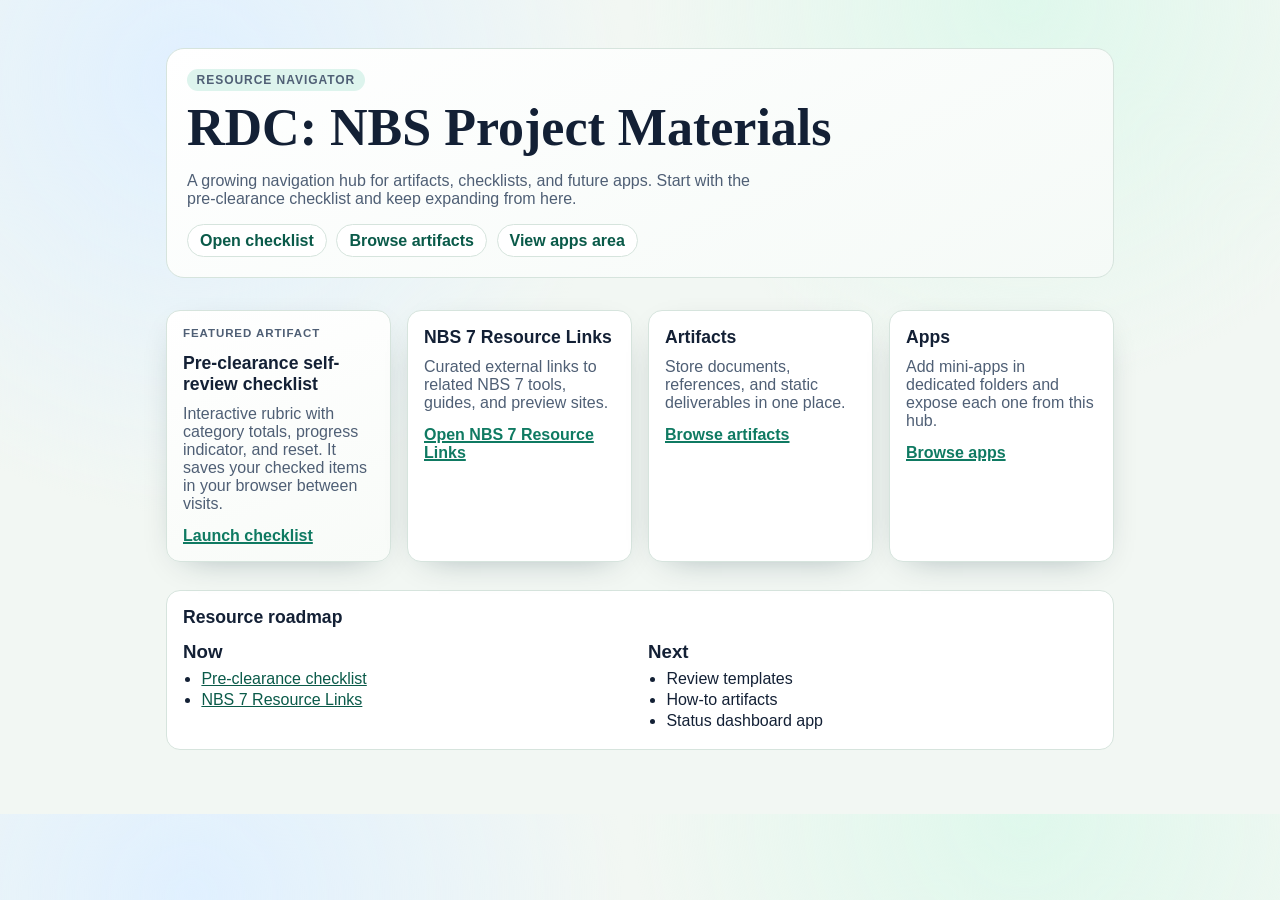
<file: index.html>
<!doctype html>
<html lang="en">
  <head>
    <meta charset="UTF-8" />
    <meta name="viewport" content="width=device-width, initial-scale=1.0" />
    <title>NBS RDC Materials Navigator</title>
    <link rel="icon" type="image/svg+xml" href="favicon.svg" />
    <link rel="stylesheet" href="styles/main.css" />
  </head>
  <body>
    <main class="page">
      <header class="hero">
        <p class="eyebrow">Resource Navigator</p>
        <h1>RDC: NBS Project Materials</h1>
        <p>
          A growing navigation hub for artifacts, checklists, and future apps.
          Start with the pre-clearance checklist and keep expanding from here.
        </p>
        <nav class="hero-links" aria-label="Quick links">
          <a href="artifacts/preclearance-checklist/">Open checklist</a>
          <a href="artifacts/">Browse artifacts</a>
          <a href="apps/">View apps area</a>
        </nav>
      </header>

      <section class="cards" aria-label="Featured resources">
        <article class="card feature-card">
          <p class="card-tag">Featured artifact</p>
          <h2>Pre-clearance self-review checklist</h2>
          <p>
            Interactive rubric with category totals, progress indicator, and reset.
            It saves your checked items in your browser between visits.
          </p>
          <a href="artifacts/preclearance-checklist/">Launch checklist</a>
        </article>

        <article class="card">
          <h2>NBS 7 Resource Links</h2>
          <p>
            Curated external links to related NBS 7 tools, guides, and preview sites.
          </p>
          <a href="artifacts/resource-links/">Open NBS 7 Resource Links</a>
        </article>

        <article class="card">
          <h2>Artifacts</h2>
          <p>
            Store documents, references, and static deliverables in one place.
          </p>
          <a href="artifacts/">Browse artifacts</a>
        </article>

        <article class="card">
          <h2>Apps</h2>
          <p>
            Add mini-apps in dedicated folders and expose each one from this hub.
          </p>
          <a href="apps/">Browse apps</a>
        </article>
      </section>

      <section class="directory" aria-label="Resource roadmap">
        <h2>Resource roadmap</h2>
        <div class="directory-grid">
          <article>
            <h3>Now</h3>
            <ul>
              <li><a href="artifacts/preclearance-checklist/">Pre-clearance checklist</a></li>
              <li><a href="artifacts/resource-links/">NBS 7 Resource Links</a></li>
            </ul>
          </article>
          <article>
            <h3>Next</h3>
            <ul>
              <li>Review templates</li>
              <li>How-to artifacts</li>
              <li>Status dashboard app</li>
            </ul>
          </article>
        </div>
      </section>
    </main>
  </body>
</html>
</file>
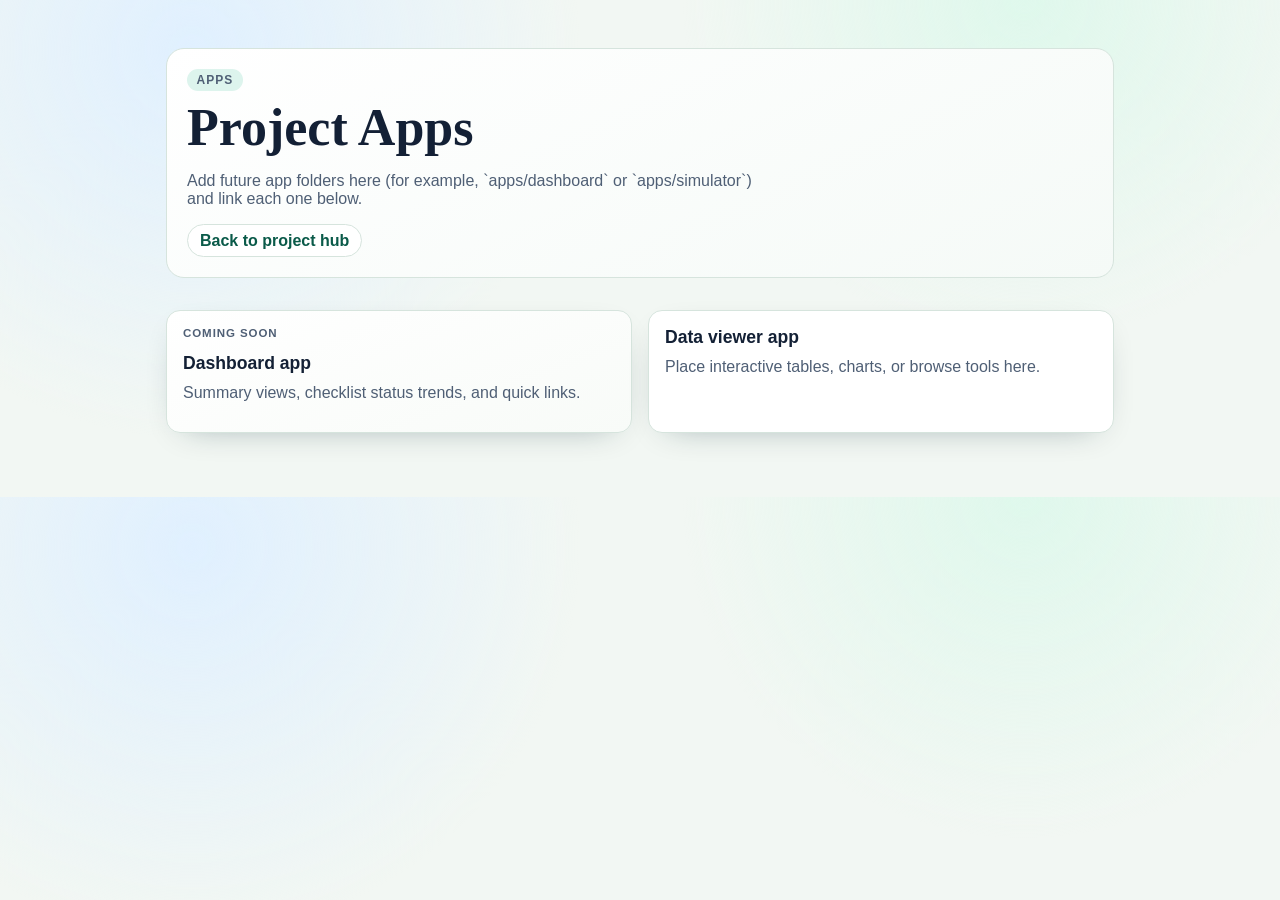
<file: apps/index.html>
<!doctype html>
<html lang="en">
  <head>
    <meta charset="UTF-8" />
    <meta name="viewport" content="width=device-width, initial-scale=1.0" />
    <title>Apps</title>
    <link rel="icon" type="image/svg+xml" href="../favicon.svg" />
    <link rel="stylesheet" href="../styles/main.css" />
  </head>
  <body>
    <main class="page">
      <header class="hero">
        <p class="eyebrow">Apps</p>
        <h1>Project Apps</h1>
        <p>
          Add future app folders here (for example, `apps/dashboard` or
          `apps/simulator`) and link each one below.
        </p>
        <nav class="hero-links" aria-label="Apps navigation">
          <a href="../">Back to project hub</a>
        </nav>
      </header>

      <section class="cards" aria-label="App placeholders">
        <article class="card feature-card">
          <p class="card-tag">Coming soon</p>
          <h2>Dashboard app</h2>
          <p>Summary views, checklist status trends, and quick links.</p>
        </article>
        <article class="card">
          <h2>Data viewer app</h2>
          <p>Place interactive tables, charts, or browse tools here.</p>
        </article>
      </section>
    </main>
  </body>
</html>
</file>
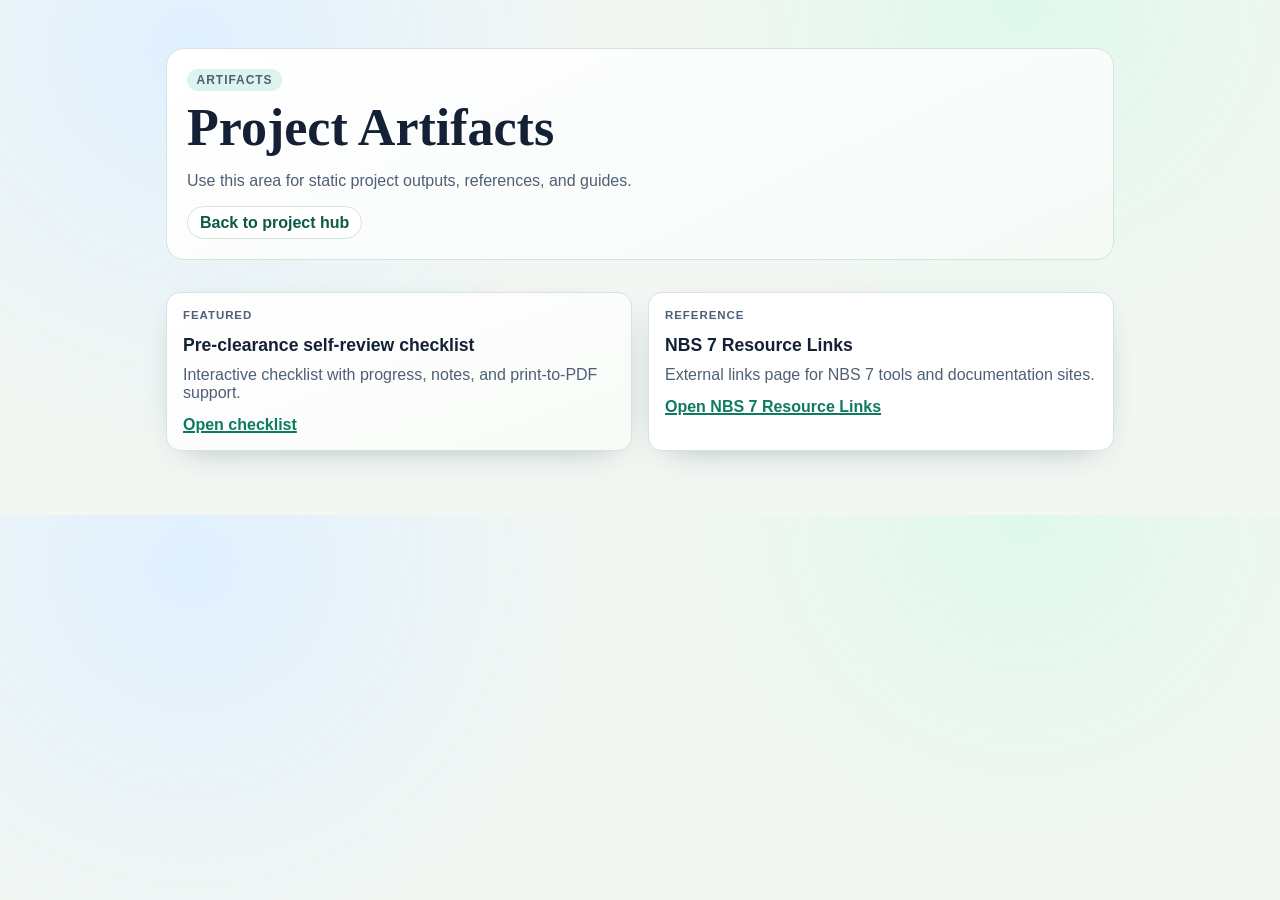
<file: artifacts/index.html>
<!doctype html>
<html lang="en">
  <head>
    <meta charset="UTF-8" />
    <meta name="viewport" content="width=device-width, initial-scale=1.0" />
    <title>Artifacts</title>
    <link rel="icon" type="image/svg+xml" href="../favicon.svg" />
    <link rel="stylesheet" href="../styles/main.css" />
  </head>
  <body>
    <main class="page">
      <header class="hero">
        <p class="eyebrow">Artifacts</p>
        <h1>Project Artifacts</h1>
        <p>Use this area for static project outputs, references, and guides.</p>
        <nav class="hero-links" aria-label="Artifacts navigation">
          <a href="../">Back to project hub</a>
        </nav>
      </header>

      <section class="cards" aria-label="Artifact links">
        <article class="card feature-card">
          <p class="card-tag">Featured</p>
          <h2>Pre-clearance self-review checklist</h2>
          <p>Interactive checklist with progress, notes, and print-to-PDF support.</p>
          <a href="preclearance-checklist/">Open checklist</a>
        </article>

        <article class="card">
          <p class="card-tag">Reference</p>
          <h2>NBS 7 Resource Links</h2>
          <p>External links page for NBS 7 tools and documentation sites.</p>
          <a href="resource-links/">Open NBS 7 Resource Links</a>
        </article>
      </section>
    </main>
  </body>
</html>
</file>
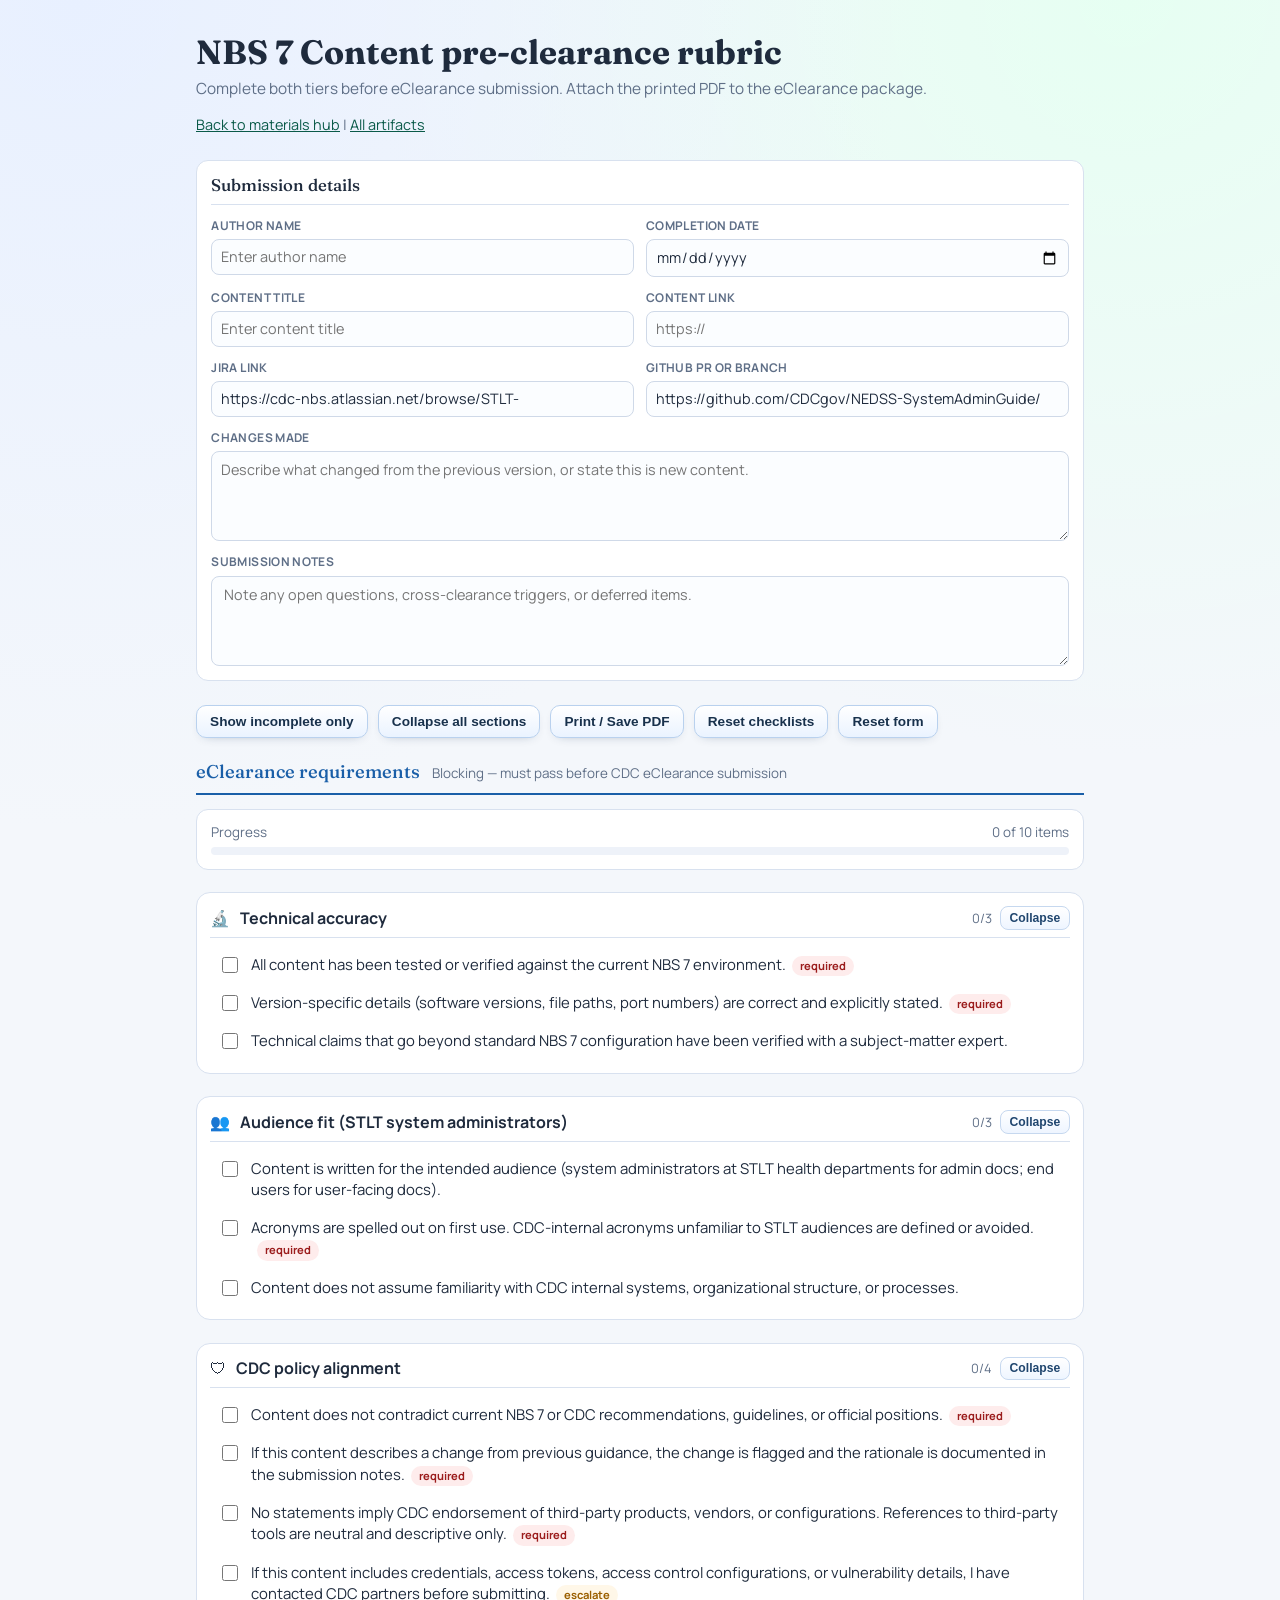
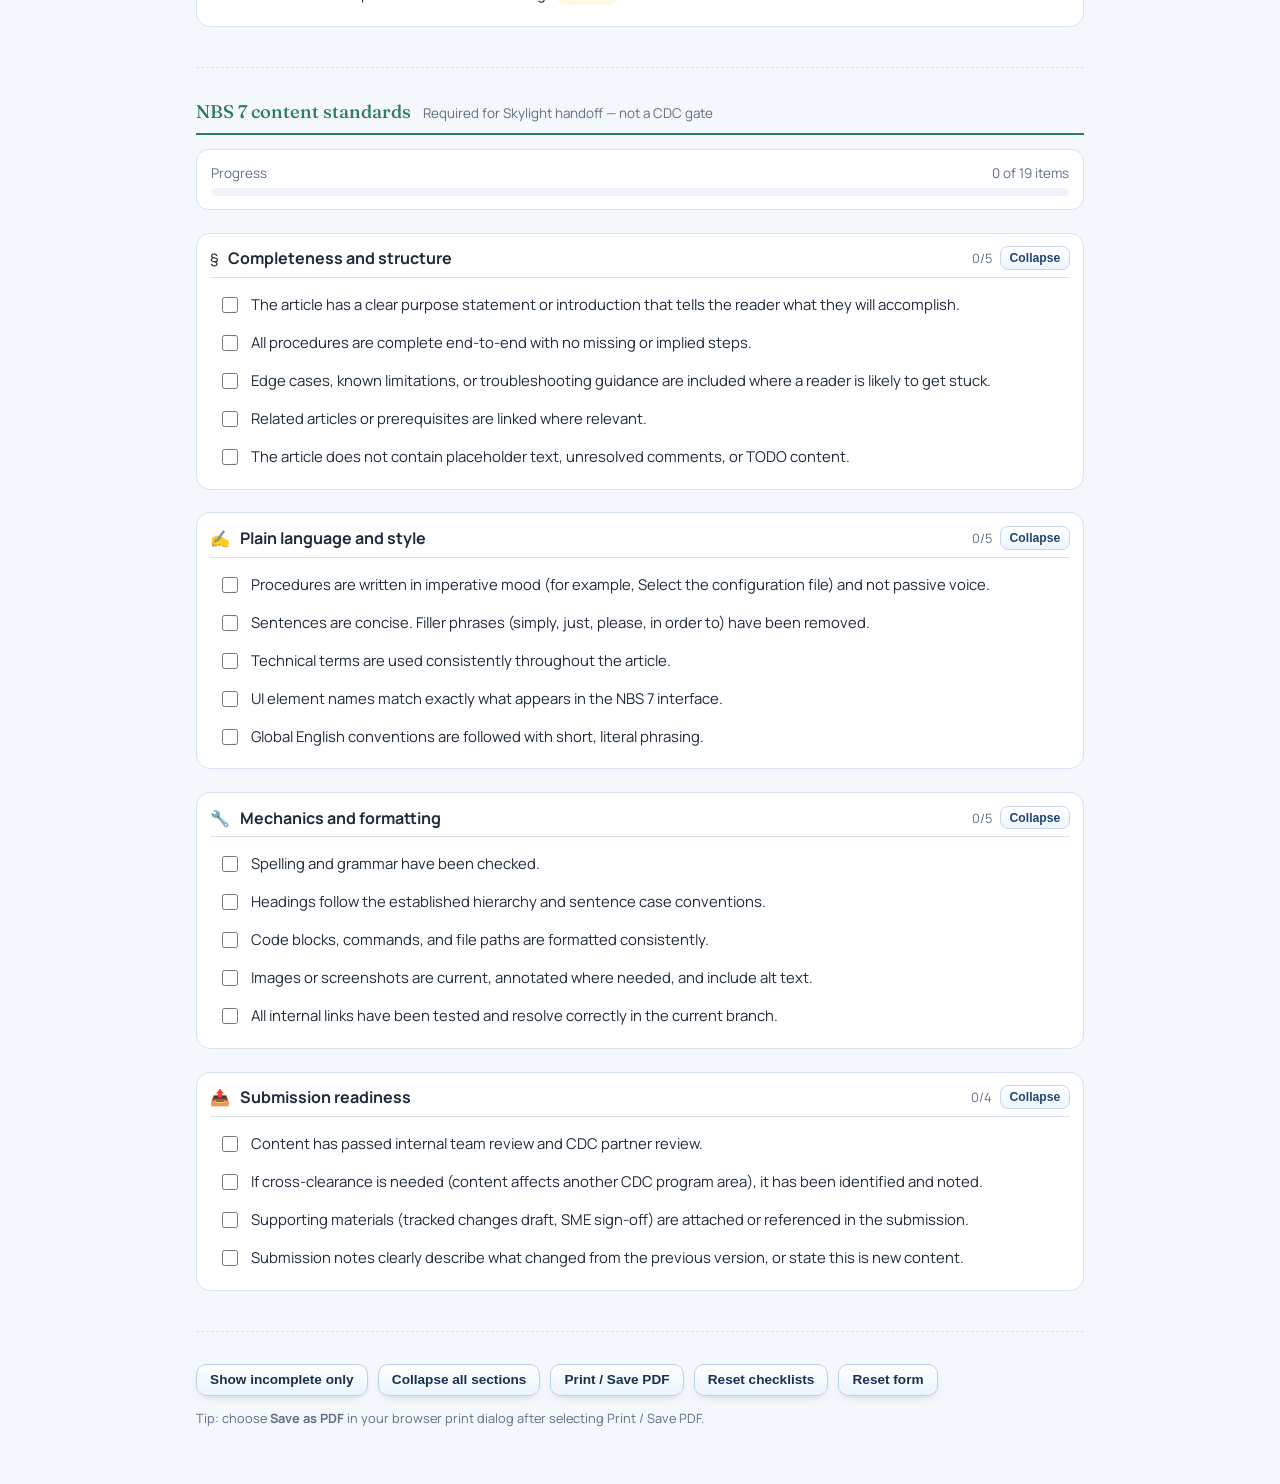
<file: artifacts/preclearance-checklist/index.html>
<!doctype html>
<html lang="en">
  <head>
    <meta charset="UTF-8" />
    <meta name="viewport" content="width=device-width, initial-scale=1.0" />
    <title>NBS 7 Content Pre-clearance Rubric</title>
    <link rel="icon" type="image/svg+xml" href="../../favicon.svg" />
    <link rel="preconnect" href="https://fonts.googleapis.com" />
    <link rel="preconnect" href="https://fonts.gstatic.com" crossorigin />
    <link href="https://fonts.googleapis.com/css2?family=Fraunces:ital,opsz,wght@0,9..144,400;0,9..144,500;1,9..144,400&family=Manrope:wght@400;700&display=swap" rel="stylesheet" />
    <link rel="stylesheet" href="nbs7-preclearance-rubric.css" />
  </head>
  <body>
    <main class="rubric-wrap">
      <header class="rubric-header">
        <h1>NBS 7 Content pre-clearance rubric</h1>
        <p>Complete both tiers before eClearance submission. Attach the printed PDF to the eClearance package.</p>
        <p class="meta-nav">
          <a href="../../">Back to materials hub</a> | <a href="../">All artifacts</a>
        </p>
      </header>

      <!-- Submission details -->
      <section class="form-block" aria-label="Submission details">
        <h2>Submission details</h2>
        <div class="form-grid-2">
          <div class="form-field">
            <label for="author-name">Author name</label>
            <input type="text" id="author-name" placeholder="Enter author name" />
            <div class="form-print-value" id="author-name-print" aria-hidden="true"></div>
          </div>
          <div class="form-field">
            <label for="review-date">Completion date</label>
            <input type="date" id="review-date" />
            <div class="form-print-value" id="review-date-print" aria-hidden="true"></div>
          </div>
          <div class="form-field">
            <label for="content-title">Content title</label>
            <input type="text" id="content-title" placeholder="Enter content title" />
            <div class="form-print-value" id="content-title-print" aria-hidden="true"></div>
          </div>
          <div class="form-field">
            <label for="content-link">Content link</label>
            <input type="url" id="content-link" placeholder="https://" />
            <div class="form-print-value" id="content-link-print" aria-hidden="true"></div>
          </div>
          <div class="form-field">
            <label for="jira-tickets">Jira link</label>
            <input type="url" id="jira-tickets" value="https://cdc-nbs.atlassian.net/browse/STLT-" />
            <div class="form-print-value" id="jira-tickets-print" aria-hidden="true"></div>
          </div>
          <div class="form-field">
            <label for="github-pr">GitHub PR or branch</label>
            <input type="url" id="github-pr" value="https://github.com/CDCgov/NEDSS-SystemAdminGuide/" />
            <div class="form-print-value" id="github-pr-print" aria-hidden="true"></div>
          </div>
          <div class="form-field full-width">
            <label for="tracked-changes">Changes made</label>
            <textarea id="tracked-changes" placeholder="Describe what changed from the previous version, or state this is new content."></textarea>
            <div class="form-print-value" id="tracked-changes-print" aria-hidden="true"></div>
          </div>
          <div class="form-field full-width">
            <label for="submission-notes">Submission notes</label>
            <textarea id="submission-notes" placeholder=" Note any open questions, cross-clearance triggers, or deferred items."></textarea>
            <div class="form-print-value" id="submission-notes-print" aria-hidden="true"></div>
          </div>
        </div>
      </section>

      <div class="controls">
        <button type="button" class="action-btn filter-toggle-btn" aria-pressed="false">Show incomplete only</button>
        <button type="button" class="action-btn collapse-all-btn">Collapse all sections</button>
        <button type="button" class="action-btn print-btn">Print / Save PDF</button>
        <button type="button" class="action-btn reset-checklists-btn">Reset checklists</button>
        <button type="button" class="action-btn reset-form-btn">Reset form</button>
      </div>

      <!-- Tier 1: eClearance requirements -->
      <div class="tier-block" data-tier="1">
        <div class="tier-header">
          <h2>eClearance requirements</h2>
          <p>Blocking — must pass before CDC eClearance submission</p>
        </div>
        <div class="ready-banner ready-banner-tier1" id="ready-banner-tier1" role="status" aria-live="polite">
          ✓ eClearance requirements complete
        </div>
        <section class="progress-bar-wrap" aria-label="eClearance requirements progress">
          <div class="progress-meta">
            <span>Progress</span>
            <span id="progress-label-tier1">0 of 0 items</span>
          </div>
          <div class="progress-track">
            <div class="progress-fill progress-fill-tier1" id="progress-fill-tier1" style="width: 0%"></div>
          </div>
        </section>
        <div id="sections-tier1"></div>
      </div>

      <hr class="tier-divider" />

      <!-- Tier 2: NBS 7 content standards -->
      <div class="tier-block" data-tier="2">
        <div class="tier-header">
          <h2>NBS 7 content standards</h2>
          <p>Required for Skylight handoff — not a CDC gate</p>
        </div>
        <div class="ready-banner ready-banner-tier2" id="ready-banner-tier2" role="status" aria-live="polite">
          ✓ NBS 7 content standards complete
        </div>
        <section class="progress-bar-wrap" aria-label="NBS 7 content standards progress">
          <div class="progress-meta">
            <span>Progress</span>
            <span id="progress-label-tier2">0 of 0 items</span>
          </div>
          <div class="progress-track">
            <div class="progress-fill progress-fill-tier2" id="progress-fill-tier2" style="width: 0%"></div>
          </div>
        </section>
        <div id="sections-tier2"></div>
      </div>

      <hr class="tier-divider" />

      <div class="controls controls-bottom">
        <button type="button" class="action-btn filter-toggle-btn" aria-pressed="false">Show incomplete only</button>
        <button type="button" class="action-btn collapse-all-btn">Collapse all sections</button>
        <button type="button" class="action-btn print-btn">Print / Save PDF</button>
        <button type="button" class="action-btn reset-checklists-btn">Reset checklists</button>
        <button type="button" class="action-btn reset-form-btn">Reset form</button>
      </div>
      <p class="print-note">Tip: choose <strong>Save as PDF</strong> in your browser print dialog after selecting Print / Save PDF.</p>
    </main>

    <script src="nbs7-preclearance-rubric.js"></script>
  </body>
</html>
</file>
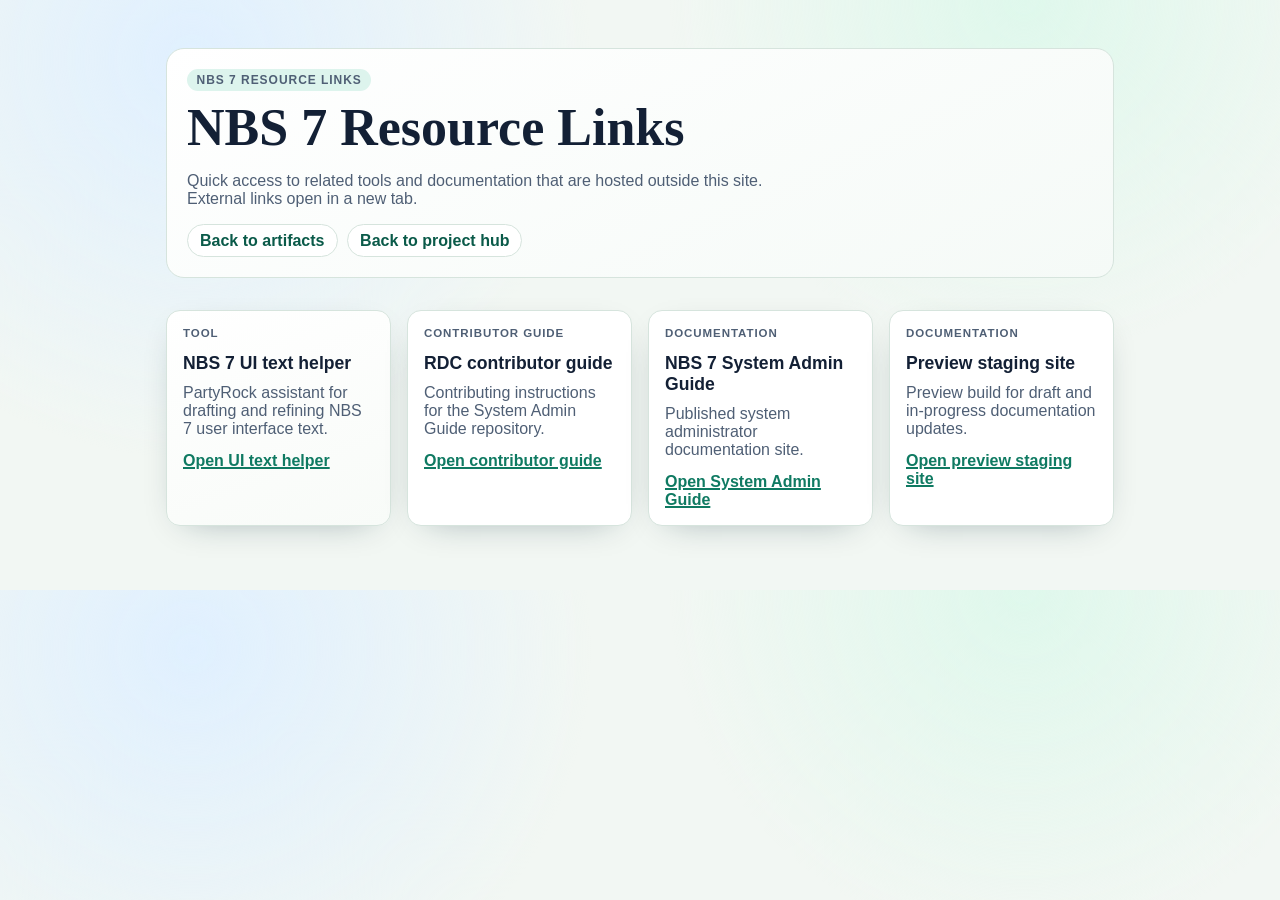
<file: artifacts/resource-links/index.html>
<!doctype html>
<html lang="en">
  <head>
    <meta charset="UTF-8" />
    <meta name="viewport" content="width=device-width, initial-scale=1.0" />
    <title>NBS 7 Resource Links</title>
    <link rel="icon" type="image/svg+xml" href="../../favicon.svg" />
    <link rel="stylesheet" href="../../styles/main.css" />
  </head>
  <body>
    <main class="page">
      <header class="hero">
        <p class="eyebrow">NBS 7 Resource Links</p>
        <h1>NBS 7 Resource Links</h1>
        <p>
          Quick access to related tools and documentation that are hosted outside
          this site. External links open in a new tab.
        </p>
        <nav class="hero-links" aria-label="NBS 7 Resource Links navigation">
          <a href="../">Back to artifacts</a>
          <a href="../../">Back to project hub</a>
        </nav>
      </header>

      <section class="cards" aria-label="External resource links">
        <article class="card feature-card">
          <p class="card-tag">Tool</p>
          <h2>NBS 7 UI text helper</h2>
          <p>
            PartyRock assistant for drafting and refining NBS 7 user interface text.
          </p>
          <a href="https://partyrock.aws/u/jillshaheen/OE9I1Jj9K/NBS-7-UI-text-helper/" target="_blank" rel="noopener noreferrer">Open UI text helper</a>
        </article>

        <article class="card">
          <p class="card-tag">Contributor Guide</p>
          <h2>RDC contributor guide</h2>
          <p>Contributing instructions for the System Admin Guide repository.</p>
          <a href="https://github.com/CDCgov/NEDSS-SystemAdminGuide?tab=contributing-ov-file#rdc-contributor-guide" target="_blank" rel="noopener noreferrer">Open contributor guide</a>
        </article>

        <article class="card">
          <p class="card-tag">Documentation</p>
          <h2>NBS 7 System Admin Guide</h2>
          <p>Published system administrator documentation site.</p>
          <a href="https://cdcgov.github.io/NEDSS-SystemAdminGuide/" target="_blank" rel="noopener noreferrer">Open System Admin Guide</a>
        </article>

        <article class="card">
          <p class="card-tag">Documentation</p>
          <h2>Preview staging site</h2>
          <p>Preview build for draft and in-progress documentation updates.</p>
          <a href="https://jburgh.github.io/CDCgov-NEDSS-SystemAdminGuide-preview/" target="_blank" rel="noopener noreferrer">Open preview staging site</a>
        </article>

      </section>
    </main>
  </body>
</html>
</file>
<file: styles/main.css>
:root {
  --bg: #f2f7f3;
  --panel: #ffffff;
  --panel-soft: #f8fbf8;
  --ink: #132035;
  --muted: #4f5f75;
  --accent: #0f7a62;
  --accent-strong: #0a5a49;
  --accent-soft: #ddf4ed;
  --line: #d6e4dd;
}

* {
  box-sizing: border-box;
}

body {
  margin: 0;
  font-family: "Manrope", "Avenir Next", "Segoe UI", sans-serif;
  color: var(--ink);
  background:
    radial-gradient(circle at 15% 10%, #e0f0ff 0, transparent 33%),
    radial-gradient(circle at 80% 0%, #dff8ec 0, transparent 30%),
    var(--bg);
}

.page {
  max-width: 980px;
  margin: 0 auto;
  padding: 3rem 1rem 4rem;
}

.hero {
  margin-bottom: 2rem;
  padding: 1.25rem;
  border: 1px solid var(--line);
  border-radius: 18px;
  background: linear-gradient(155deg, #ffffff, #f5faf7);
}

.eyebrow {
  display: inline-block;
  margin: 0 0 0.5rem;
  padding: 0.25rem 0.6rem;
  border-radius: 999px;
  font-size: 0.75rem;
  font-weight: 700;
  letter-spacing: 0.08em;
  text-transform: uppercase;
  color: var(--accent);
  background: var(--accent-soft);
}

h1 {
  margin: 0;
  font-family: "Fraunces", "Georgia", serif;
  font-size: clamp(2rem, 4.5vw, 3.25rem);
  line-height: 1.1;
}

.hero p {
  max-width: 65ch;
  color: var(--muted);
}

.hero-links {
  display: flex;
  flex-wrap: wrap;
  gap: 0.6rem;
  margin-top: 1rem;
}

.hero-links a {
  display: inline-block;
  padding: 0.4rem 0.75rem;
  border: 1px solid var(--line);
  border-radius: 999px;
  background: var(--panel);
  color: var(--accent-strong);
  text-decoration: none;
  font-weight: 700;
}

.hero-links a:hover {
  background: var(--accent-soft);
}

.cards {
  display: grid;
  grid-template-columns: repeat(auto-fit, minmax(220px, 1fr));
  gap: 1rem;
}

.card {
  background: var(--panel);
  border: 1px solid var(--line);
  border-radius: 14px;
  padding: 1rem;
  box-shadow: 0 10px 35px -20px rgba(1, 39, 52, 0.45);
}

.feature-card {
  background: linear-gradient(160deg, #ffffff, var(--panel-soft));
}

.card-tag {
  margin: 0 0 0.35rem;
  color: var(--accent-strong);
  text-transform: uppercase;
  letter-spacing: 0.08em;
  font-size: 0.72rem;
  font-weight: 700;
}

.card h2 {
  margin: 0 0 0.6rem;
  font-size: 1.1rem;
}

.card p {
  margin: 0 0 0.9rem;
  color: var(--muted);
}

.card a {
  color: var(--accent);
  font-weight: 700;
  text-decoration-thickness: 2px;
}

.directory {
  margin-top: 1.75rem;
  padding: 1rem;
  border-radius: 14px;
  border: 1px solid var(--line);
  background: var(--panel);
}

.directory h2 {
  margin: 0 0 0.8rem;
  font-size: 1.1rem;
}

.directory-grid {
  display: grid;
  grid-template-columns: repeat(auto-fit, minmax(220px, 1fr));
  gap: 1rem;
}

.directory h3 {
  margin: 0 0 0.4rem;
}

.directory ul {
  margin: 0;
  padding-left: 1.15rem;
}

.directory li {
  margin: 0.2rem 0;
}

.directory a {
  color: var(--accent-strong);
}
</file>
<file: artifacts/preclearance-checklist/nbs7-preclearance-rubric.css>
:root {
  --bg: #f4f7fb;
  --panel: #ffffff;
  --ink: #1f2b3d;
  --muted: #5f6f87;
  --line: #d8e1ef;
  --ok-bg: #e6f5ec;
  --ok-line: #9ad1ae;
  --ok-ink: #1f6b3d;
  --required-bg: #feecec;
  --required-ink: #9b1c1c;
  --escalate-bg: #fff7e8;
  --escalate-ink: #9b5f00;
  --tier1-accent: #1a5fa8;
  --tier2-accent: #2d7d5a;
}

* { box-sizing: border-box; }

body {
  margin: 0;
  font-family: "Manrope", "Avenir Next", "Segoe UI", sans-serif;
  color: var(--ink);
  background:
    radial-gradient(circle at 6% 0%, #e8f0ff 0, transparent 25%),
    radial-gradient(circle at 88% 0%, #e6fff2 0, transparent 23%),
    var(--bg);
}

.rubric-wrap {
  max-width: 920px;
  margin: 0 auto;
  padding: 2rem 1rem 2.75rem;
}

/* Header */
.rubric-header { margin-bottom: 1.6rem; }

.rubric-header h1 {
  margin: 0 0 0.35rem;
  font-family: "Fraunces", "Georgia", serif;
  font-size: clamp(1.55rem, 2.9vw, 2.1rem);
  line-height: 1.2;
}

.rubric-header p { margin: 0; font-size: 0.96rem; color: var(--muted); }
.rubric-header .meta-nav { margin-top: 1rem; font-size: 0.9rem; }
.meta-nav a { color: #0a5a49; }

/* Form blocks (reviewer header + handoff) */
.form-block {
  margin-bottom: 1.5rem;
  background: var(--panel);
  border: 1px solid var(--line);
  border-radius: 12px;
  padding: 0.9rem;
}

.form-block h2 {
  margin: 0 0 0.75rem;
  font-family: "Fraunces", "Georgia", serif;
  font-size: 1.05rem;
  font-weight: 500;
  padding-bottom: 0.55rem;
  border-bottom: 1px solid var(--line);
}

.form-grid {
  display: grid;
  grid-template-columns: repeat(3, minmax(0, 1fr));
  gap: 0.65rem;
}

.form-grid-2 {
  display: grid;
  grid-template-columns: repeat(2, minmax(0, 1fr));
  gap: 0.75rem;
}

@media (max-width: 980px) { .form-grid { grid-template-columns: repeat(2, minmax(0, 1fr)); } }
@media (max-width: 640px) { .form-grid, .form-grid-2 { grid-template-columns: 1fr; } }

.form-field { display: flex; flex-direction: column; gap: 0.35rem; }
.form-field.full-width { grid-column: 1 / -1; }

.form-field label {
  font-size: 0.75rem;
  text-transform: uppercase;
  letter-spacing: 0.03em;
  color: var(--muted);
  font-weight: 700;
}

.form-field input,
.form-field textarea {
  width: 100%;
  border: 1px solid #cfd9e8;
  border-radius: 8px;
  padding: 0.45rem 0.55rem;
  font: inherit;
  font-size: 0.9rem;
  background: #fbfdff;
  color: var(--ink);
}

.form-field input:focus,
.form-field textarea:focus { outline: 2px solid #9dc8ff; outline-offset: 1px; }

.form-field textarea { min-height: 90px; resize: vertical; line-height: 1.5; }

.form-print-value {
  display: none;
  width: 100%;
  min-height: 90px;
  padding: 0.45rem 0.55rem;
  border: 1px solid #cfd9e8;
  border-radius: 8px;
  background: #fbfdff;
  color: var(--ink);
  font: inherit;
  font-size: 0.9rem;
  line-height: 1.5;
  white-space: pre-wrap;
  word-break: break-word;
}

/* Tiers */
.tier-block { margin-bottom: 2rem; }

.tier-header {
  display: flex;
  align-items: baseline;
  gap: 0.75rem;
  margin-bottom: 0.9rem;
  padding-bottom: 0.6rem;
  border-bottom: 2px solid var(--tier-color, var(--line));
}

.tier-header h2 {
  margin: 0;
  font-family: "Fraunces", "Georgia", serif;
  font-size: 1.15rem;
  font-weight: 500;
  color: var(--tier-color, var(--ink));
}

.tier-header p { margin: 0; font-size: 0.84rem; color: var(--muted); }

.tier-block[data-tier="1"] { --tier-color: var(--tier1-accent); }
.tier-block[data-tier="2"] { --tier-color: var(--tier2-accent); }

/* Progress bars */
.progress-bar-wrap {
  margin-bottom: 1.4rem;
  background: var(--panel);
  border: 1px solid var(--line);
  border-radius: 12px;
  padding: 0.85rem;
}

.progress-meta {
  display: flex;
  justify-content: space-between;
  font-size: 0.84rem;
  color: var(--muted);
  margin-bottom: 6px;
}

.progress-track { height: 8px; background: #eef2f9; border-radius: 99px; overflow: hidden; }
.progress-fill { height: 100%; border-radius: 99px; transition: width 0.3s ease; }
.progress-fill-tier1 { background: linear-gradient(90deg, #1a5fa8, #3a8fd8); }
.progress-fill-tier2 { background: linear-gradient(90deg, #1b8f6e, #23b889); }

/* Ready banners */
.ready-banner {
  display: none;
  align-items: center;
  gap: 8px;
  border-radius: 12px;
  padding: 0.7rem 0.9rem;
  margin-bottom: 1rem;
  font-size: 0.92rem;
  font-weight: 700;
}

.ready-banner-tier1 { background: #e8f0fb; border: 1px solid #a8c4e8; color: var(--tier1-accent); }
.ready-banner-tier2 { background: var(--ok-bg); border: 1px solid var(--ok-line); color: var(--ok-ink); }

/* Sections */
.section {
  margin-bottom: 1.4rem;
  background: var(--panel);
  border: 1px solid var(--line);
  border-radius: 14px;
  padding: 0.8rem;
}

.section-header {
  display: flex;
  align-items: center;
  gap: 10px;
  margin-bottom: 8px;
  padding-bottom: 7px;
  border-bottom: 1px solid var(--line);
}

.section-actions { margin-left: auto; display: inline-flex; align-items: center; gap: 8px; }
.section-icon { font-size: 1rem; flex-shrink: 0; }
.section-title { margin: 0; font-size: 1rem; font-weight: 700; }
.section-count { font-size: 0.8rem; color: var(--muted); }

.section-toggle-btn {
  border: 1px solid #c6d8ef;
  background: linear-gradient(180deg, #ffffff 0%, #eef5ff 100%);
  color: #20466f;
  border-radius: 8px;
  font-size: 0.76rem;
  font-weight: 700;
  padding: 0.24rem 0.56rem;
  cursor: pointer;
}

.section-toggle-btn:hover { background: linear-gradient(180deg, #ffffff 0%, #e4f0ff 100%); }
.section.section-collapsed .section-content { display: none; }

.section-filter-empty {
  display: none;
  margin: 0.3rem 0 0;
  font-size: 0.82rem;
  color: var(--muted);
  font-style: italic;
}

.section.section-empty .section-filter-empty { display: block; }

/* Items */
.item {
  display: flex;
  align-items: flex-start;
  gap: 10px;
  padding: 8px;
  border-radius: 10px;
  cursor: pointer;
  transition: background 0.15s;
}

.item:hover { background: #f8fbff; }
.item input[type="checkbox"] { margin-top: 3px; flex-shrink: 0; width: 16px; height: 16px; cursor: pointer; }
.item label { font-size: 0.93rem; line-height: 1.45; cursor: pointer; flex: 1; }
.item.checked label { color: var(--muted); text-decoration: line-through; text-decoration-color: #b2bfd3; }
.item.filtered-hide { display: none; }

.badge {
  display: inline-block;
  font-size: 0.7rem;
  font-weight: 700;
  padding: 2px 8px;
  border-radius: 999px;
  margin-left: 6px;
  vertical-align: middle;
}

.badge-required { background: var(--required-bg); color: var(--required-ink); }
.badge-escalate { background: var(--escalate-bg); color: var(--escalate-ink); }

/* Controls */
.controls { display: flex; gap: 10px; margin-bottom: 1.4rem; flex-wrap: wrap; }
.controls-bottom { margin-top: 1rem; margin-bottom: 0; }

.action-btn {
  font-size: 0.85rem;
  font-weight: 700;
  color: #18314c;
  background: linear-gradient(180deg, #ffffff 0%, #eaf3ff 100%);
  border: 1px solid #b9d1ee;
  border-radius: 10px;
  padding: 0.48rem 0.82rem;
  cursor: pointer;
  box-shadow: 0 4px 12px -8px rgba(21, 44, 78, 0.45);
  transition: transform 0.15s ease, box-shadow 0.15s ease, background 0.15s ease;
}

.action-btn:hover {
  background: linear-gradient(180deg, #ffffff 0%, #deedff 100%);
  box-shadow: 0 7px 16px -10px rgba(21, 44, 78, 0.5);
  transform: translateY(-1px);
}

.action-btn:active { transform: translateY(0); }

.action-btn[aria-pressed="true"] {
  color: #0f4f85;
  background: linear-gradient(180deg, #eef6ff 0%, #dcecff 100%);
  border-color: #8cb4e6;
}

.print-note { margin-top: 0.8rem; font-size: 0.8rem; color: var(--muted); }

.tier-divider { margin: 2.5rem 0 2rem; border: none; border-top: 1px dashed var(--line); }

/* Print */
@media print {
  body { background: #ffffff; font-size: 11pt; }
  .rubric-wrap { max-width: none; margin: 0; padding: 0; }
  .controls, .controls-bottom, .meta-nav, .print-note { display: none; }
  .form-block,
  .tier-block,
  .progress-bar-wrap,
  #sections-tier1,
  #sections-tier2,
  .section,
  .section-content,
  .form-grid,
  .form-grid-2 {
    display: block !important;
    visibility: visible !important;
    overflow: visible !important;
  }
  .form-block { margin-bottom: 0.9rem; }
  .form-block {
    break-inside: auto;
    page-break-inside: auto;
  }
  .form-grid-2 {
    display: grid !important;
    grid-template-columns: repeat(2, minmax(0, 1fr)) !important;
    gap: 0.8rem 1rem !important;
    align-items: start;
  }
  .form-field {
    gap: 0.22rem;
  }
  .form-field label {
    font-size: 0.67rem;
    line-height: 1.1;
    letter-spacing: 0.02em;
  }
  .form-field input,
  .form-field textarea {
    display: none !important;
  }
  .form-print-value {
    display: block !important;
    margin-top: 0.15rem;
    min-height: 1.4em;
    padding: 0.28rem 0 0.42rem;
    border: none;
    border-bottom: 1px solid #aebcd4;
    background: #ffffff;
    white-space: pre-wrap;
    word-break: break-word;
  }
  .form-print-value p {
    margin: 0 0 0.45rem;
  }
  .form-print-value p:last-child {
    margin-bottom: 0;
  }
  .form-print-value .print-md-heading {
    margin: 0 0 0.35rem;
    font-size: 0.9rem;
    line-height: 1.25;
  }
  .form-print-value .print-md-heading.level-1 { font-size: 1rem; font-weight: 700; }
  .form-print-value .print-md-heading.level-2 { font-size: 0.96rem; font-weight: 700; }
  .form-print-value .print-md-heading.level-3,
  .form-print-value .print-md-heading.level-4,
  .form-print-value .print-md-heading.level-5,
  .form-print-value .print-md-heading.level-6 { font-weight: 700; }
  .form-print-value .print-md-list {
    margin: 0 0 0.45rem 1.1rem;
    padding: 0;
  }
  .form-print-value .print-md-list:last-child {
    margin-bottom: 0;
  }
  .form-print-value .print-md-code {
    margin: 0 0 0.45rem;
    padding: 0.45rem 0.55rem;
    background: #f4f7fb;
    border: 1px solid #d7dfeb;
    border-radius: 6px;
    white-space: pre-wrap;
  }
  .form-print-value .print-md-code:last-child {
    margin-bottom: 0;
  }
  .form-print-value .print-md-quote {
    margin: 0 0 0.45rem;
    padding-left: 0.75rem;
    border-left: 3px solid #c4d2e5;
    color: #49576b;
  }
  .form-print-value .print-md-quote:last-child {
    margin-bottom: 0;
  }
  .form-print-value code {
    font-family: "Menlo", "Consolas", monospace;
    font-size: 0.88em;
    background: #f4f7fb;
    padding: 0.05rem 0.25rem;
    border-radius: 4px;
  }
  .form-print-value a {
    color: #0a5a49;
    text-decoration: none;
    word-break: break-all;
  }
  .form-grid,
  .form-grid-2 {
    break-inside: auto;
    page-break-inside: auto;
  }
  .section,
  .progress-bar-wrap,
  .form-block { break-inside: avoid; border-color: #c7d2e5; box-shadow: none; }
  .form-block { break-inside: auto !important; page-break-inside: auto !important; }
  .item:hover { background: transparent; }
  .tier-divider { border-top: 1px solid #c7d2e5; }
  .section-toggle-btn { display: none !important; }
  .section.section-collapsed .section-content { display: block !important; }
}
</file>
